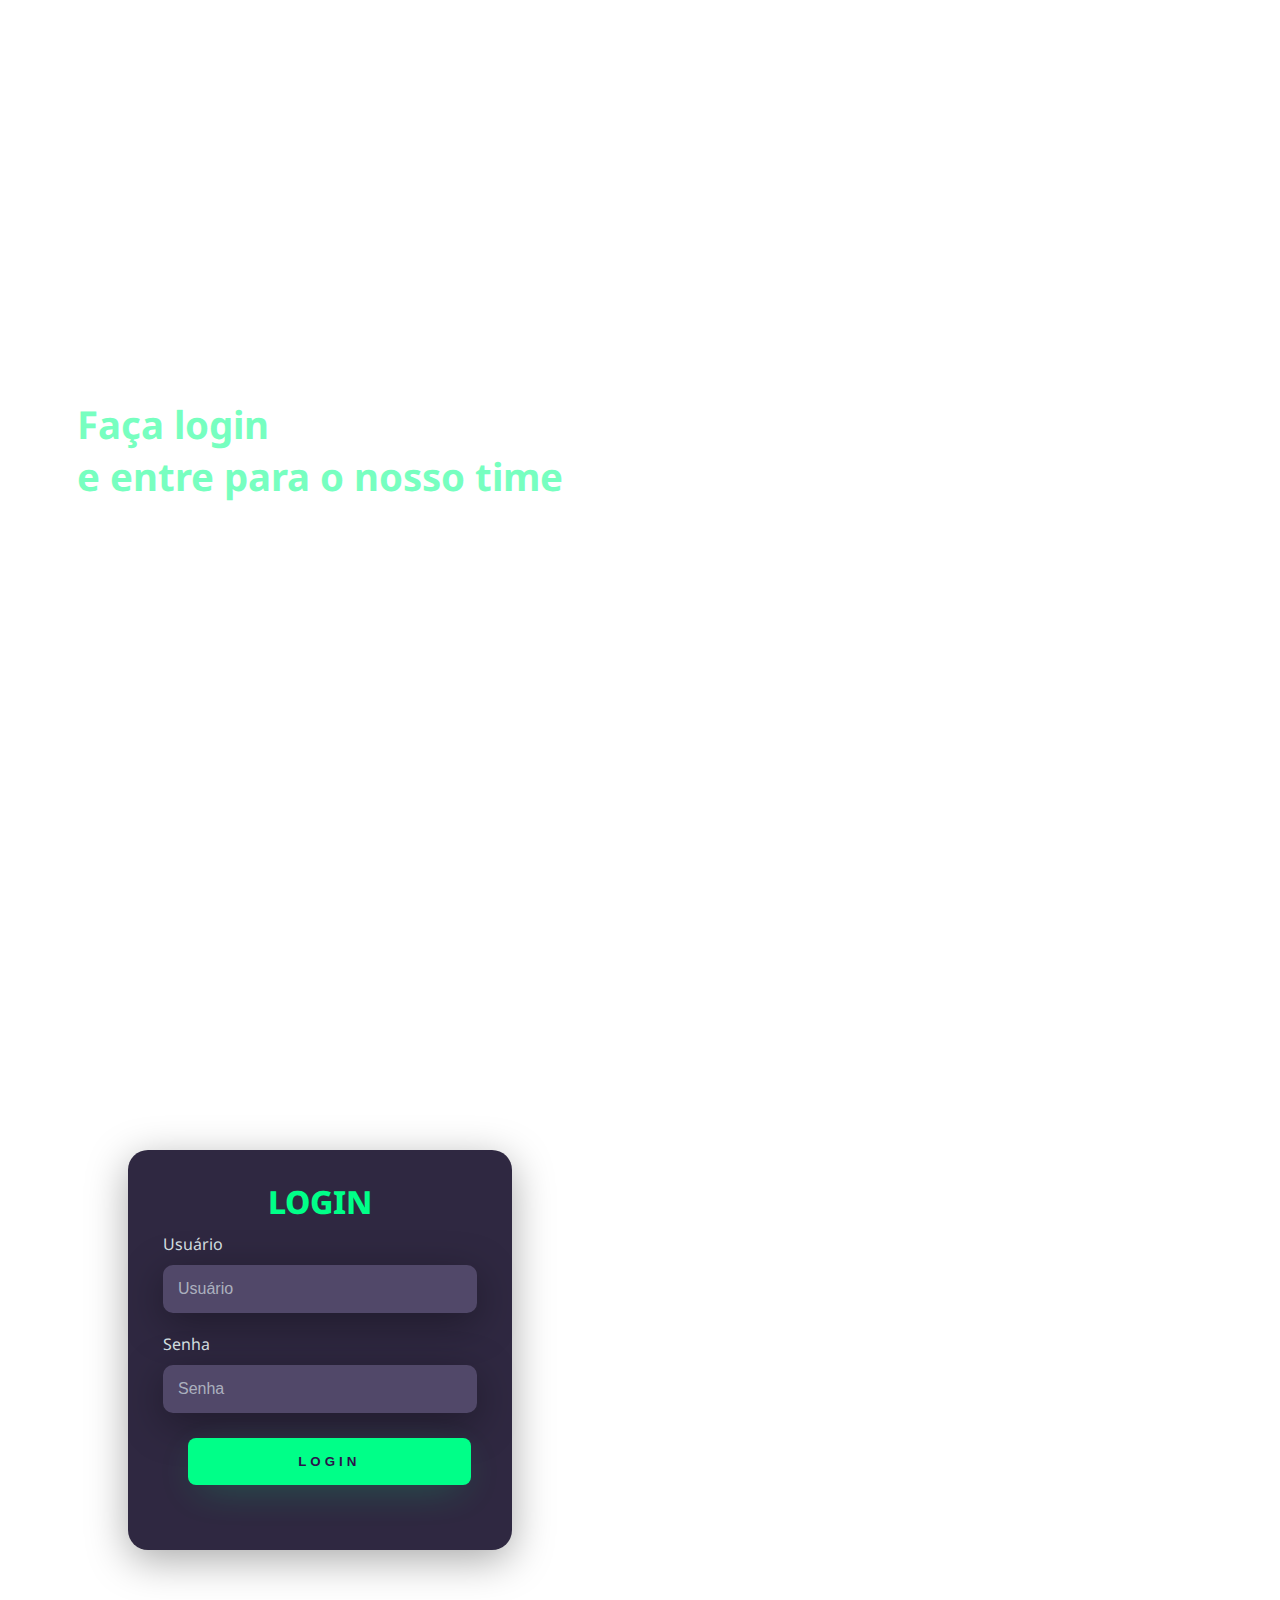
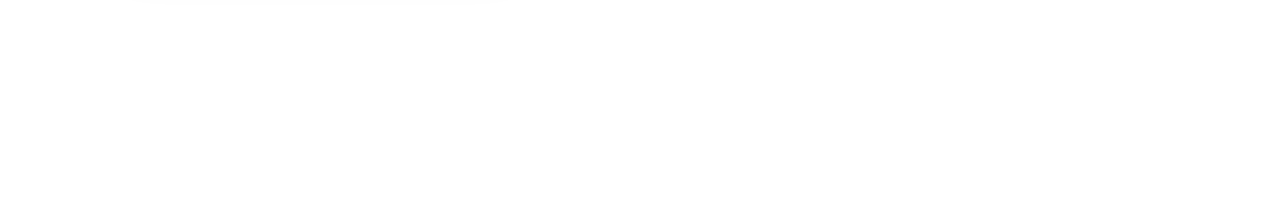
<file: index.html>
<!DOCTYPE html>
<html lang="pt-BR">
<head>
    <meta charset="UTF-8">
    <meta http-equiv="X-UA-Compatible" content="IE=edge">
    <meta name="viewport" content="width=device-width, initial-scale=1.0">
    <link rel="stylesheet" href="login.css">
    <title>Página de Login</title>
</head>
<body>
  <div class="main">
      <div class="div-esquerda">
          <!--div com titulo e imagem-->
          <h1>Faça login <br>e entre para o nosso time</h1>
      </div>
      <div class="div-direita">
          <!--o use e password estão dentro de um card-->
          <div class="card-login">
              <!--div que engloba tanto a label quanto o input-->
              <h1>LOGIN</h1>
              <div class="textfield">
                  <label for="usuario">Usuário</label>
                  <input type="text" name="usuario" placeholder="Usuário">
              </div>
              <div class="textfield">
                <label for="senha">Senha</label>
                <input type="password" name="senha" placeholder="Senha">
                <button class="botao-login">Login</button>
            </div>
          </div>
      </div>
  </div>
</body>
</html>
</file>
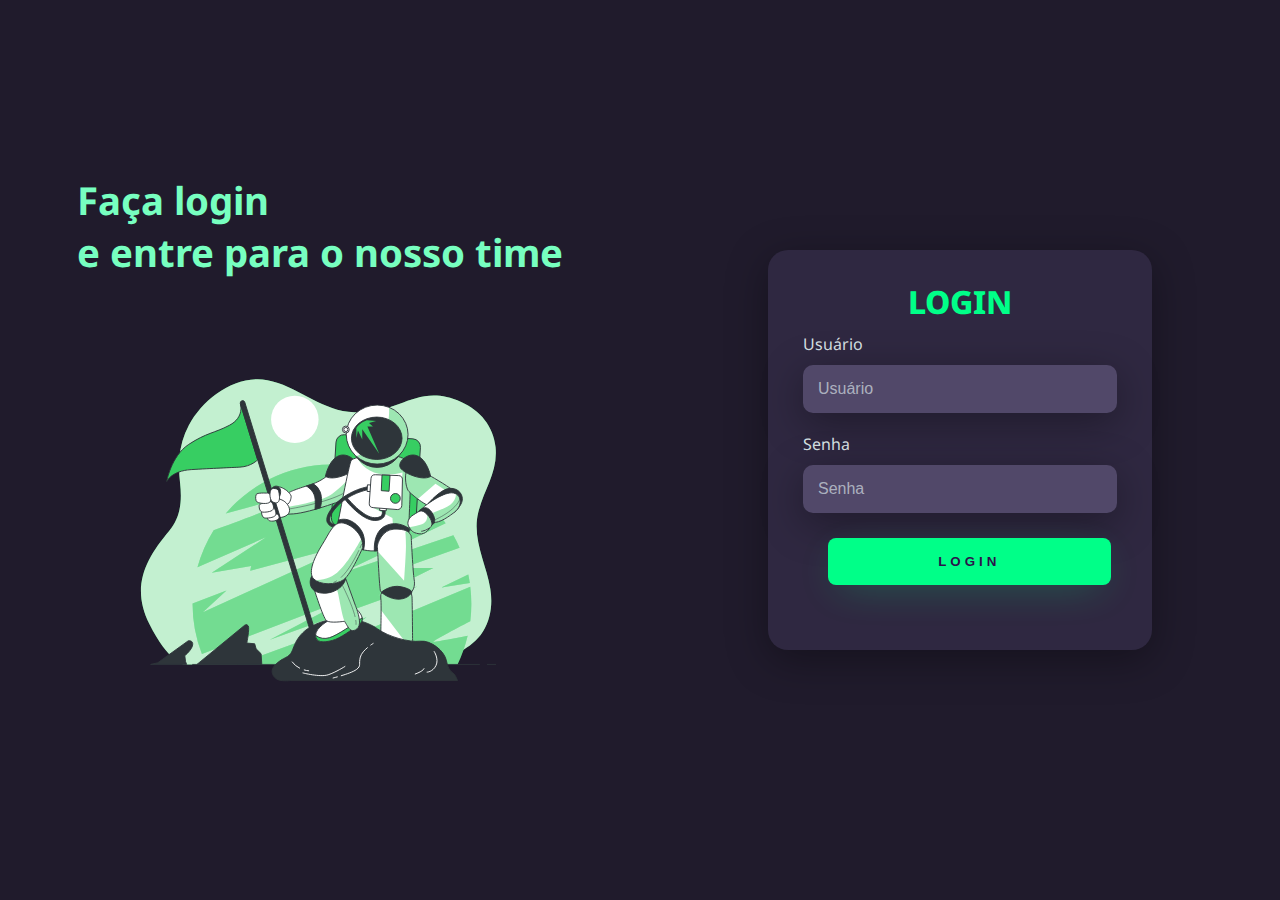
<file: login.html>
<!DOCTYPE html>
<html lang="pt-BR">
<head>
    <meta charset="UTF-8">
    <meta http-equiv="X-UA-Compatible" content="IE=edge">
    <meta name="viewport" content="width=device-width, initial-scale=1.0">
    <link rel="stylesheet" href="login.css"> <!--link do arquvi css-->
    <title>Page Login</title>
</head>
<body>
  <div class="main-login">
      <div class="div-esquerda">
          <!--div com titulo e imagem-->
          <h1>Faça login <br>e entre para o nosso time</h1>
          <!--colocandoimg svg animada-->
          <img  src="astronauta.svg" class="imagem" alt="imagem animada de um astronauta puxando uma pequena nave">
      </div>
      <div class="div-direita">
          <!--o use e password estão dentro de um card-->
          <div class="card-login">
              <!--div que engloba tanto a label quanto o input-->
              <h1>LOGIN</h1>
              <div class="textfield">
                  <label for="usuario">Usuário</label>
                  <input type="text" name="usuario" placeholder="Usuário">
              </div>
              <div class="textfield">
                <label for="senha">Senha</label>
                <input type="password" name="senha" placeholder="Senha">
                <button class="botao-login">Login</button>
            </div>
          </div>
      </div>
  </div>
</body>
</html>
</file>
<file: login.css>
@import url('https://fonts.googleapis.com/css2?family=Noto+Sans:wght@400;700&family=Open+Sans&family=Poppins:wght@500;700&display=swap');

body {
    /*estilizando todo o corpo da página*/
    margin: 0; /*tirando a margem da nossa página*/
    font-family: 'Noto Sans',sans-serif;

}

body * {
    box-sizing: border-box;
    /*configurando o body para ter margens quando em tela menor*/

}

/*editando  as divs do nosso html*/
.main-login {
    width: 100vw; /*ajustando a porcentagem da largura da página*/
    height: 100vh;
    background: #201b2c; /*colocando a cor do background da página*/

    /*vamos organizr o conteúdo da nossa div*/
    display: flex; /*deixando as coisas lado a lado dentro da div/site (agora temos uma div na direita e ma na esquerda)*/

    justify-content: center;     /*tags no centro*/
    align-items: center;       /*tags no centro*/

}

/*criando os estilos para a div-esquerda*/
.div-esquerda {
    width: 50vw;
    height: 100vh; /*altura*/
    display: flex;
    justify-content: center;
    align-items: center;

    /*colocando a img abaixo do título*/
    flex-direction: column;    

}

/*chamando elementos dentro da class no css*/
.div-esquerda > h1 { 
    font-size: 3vw;
    color: #77ffc0; /*cor da fonte*/  

}

/*estilizando a img*/
.imagem {
    width: 35vw;

}

/*estilizando a div-direita*/
.div-direita {
    width: 50vw;
    height: 100vh; /*o vh pega toda a tela e usa a porcentagem dela*/
    display: flex;
    justify-content: center;
    align-items: center;

}

/*estilizando o card*/
.card-login {
    width: 60%; /*a porcentagem pega o tamanho da div onde esta o car-login*/
    display: flex;
    justify-content: center;
    align-items: center;
    flex-direction: column;
    padding: 30px 35px; /*margens internas do card (componente). 30px em cima e embaixo e 35px dos dois lados*/
    background: #2f2841;
    border-radius: 20px; /*estilizando as bordas do card, nesse caso deixando elas redondas*/ 
    box-shadow: 0px 10px 40px #00000056; /*estilizando a sombra no card*/

}

/*estilizando o título do card*/
.card-login > h1 {
    color: #00ff88;
    font-weight: 800; /*peso da fonte, a grossura dela*/
    margin: 0;

}

/*estilizando os textfilds*/
.textfield {
    /*o textfiel aqui está organizando o label e o input*/
    width: 100%;
    display: flex;
    flex-direction: column;
    align-items: flex-start;
    justify-content: center;
    margin: 10px 0px; /*10px no eixo y e 0px no eixo x*/

}

/*estilizando o label e o input*/
.textfield > input {
    width: 100%;
    border: none;
    border-radius: 10px;
    padding: 15px;
    background: #514869;
    color: #f0ffffde;
    font-size: 12pt; 
    box-shadow: 0px 10px 40px #00000056;
    outline: none;
    box-sizing: border-box; /*para a div filha não ultrapassar a div pai*/

}

.textfield > label {
    color: #f0ffffde;
    margin-bottom: 10px; /*margem para baixo*/
 
}

/*estilizando o placeholder*/
.textfield > input::placeholder { /*chamando o placeholder dos inputs*/
    color: #f0ffff94;

}

/*estilizando o botão*/
.botao-login {
    width: 90%;
    padding: 16px 0px;
    margin: 25px;
    border: none;
    border-radius: 8px; /*arredondando as bordas do botão*/
    outline: none; /*tirando o efeito que aparece no botão por padrão*/
    text-transform: uppercase; /*deixando tudo em maiúsculo no botão*/
    font-weight: 800;
    letter-spacing: 4px; /*espacamento do nome login e das bordas*/
    color: #2b134b;
    background: #00ff88;
    cursor: pointer; /*mudando o cursor quando colocá-o sobre o botão*/
    box-shadow: 0px 10px 40px -12px #00ff8052;
    /*sem o -12px o botão fica com um leve brilho*/
    
}

/*criando media querys (cuidando da responsividade do site)*/
@media only screen and (max-width: 950px){
    .card-login {
        /*quando a tela for menor que 950px o card-login vai ter um tamanho de 85%*/
        width: 85%;
    }
}

@media only screen and (max-width: 600px){
    /*para celular e telas menores*/
    .main-login {
        flex-direction: column;
    }
    /*na tela de um celular não usamos muitas informações, por isso aqui vamos tirar o título*/
    .div-esquerda > h1 {
        display: none; /*oculta as coisas do nosso html*/

    }
    /*faznedo o card do login ocupar quase toda a nossa tela e tbm a div-direita (img)*/
    .div-direita {
        width: 100%;
        height: auto;

    }
    .div-esquerda {
        width: 100%;
        height: auto;

    }
    /*aumentar o tamanho da img*/
    .div-esquerda-imagem {
        width: 60vh;

    }
    .card-login {
        width: 90%;

    }
}
</file>
